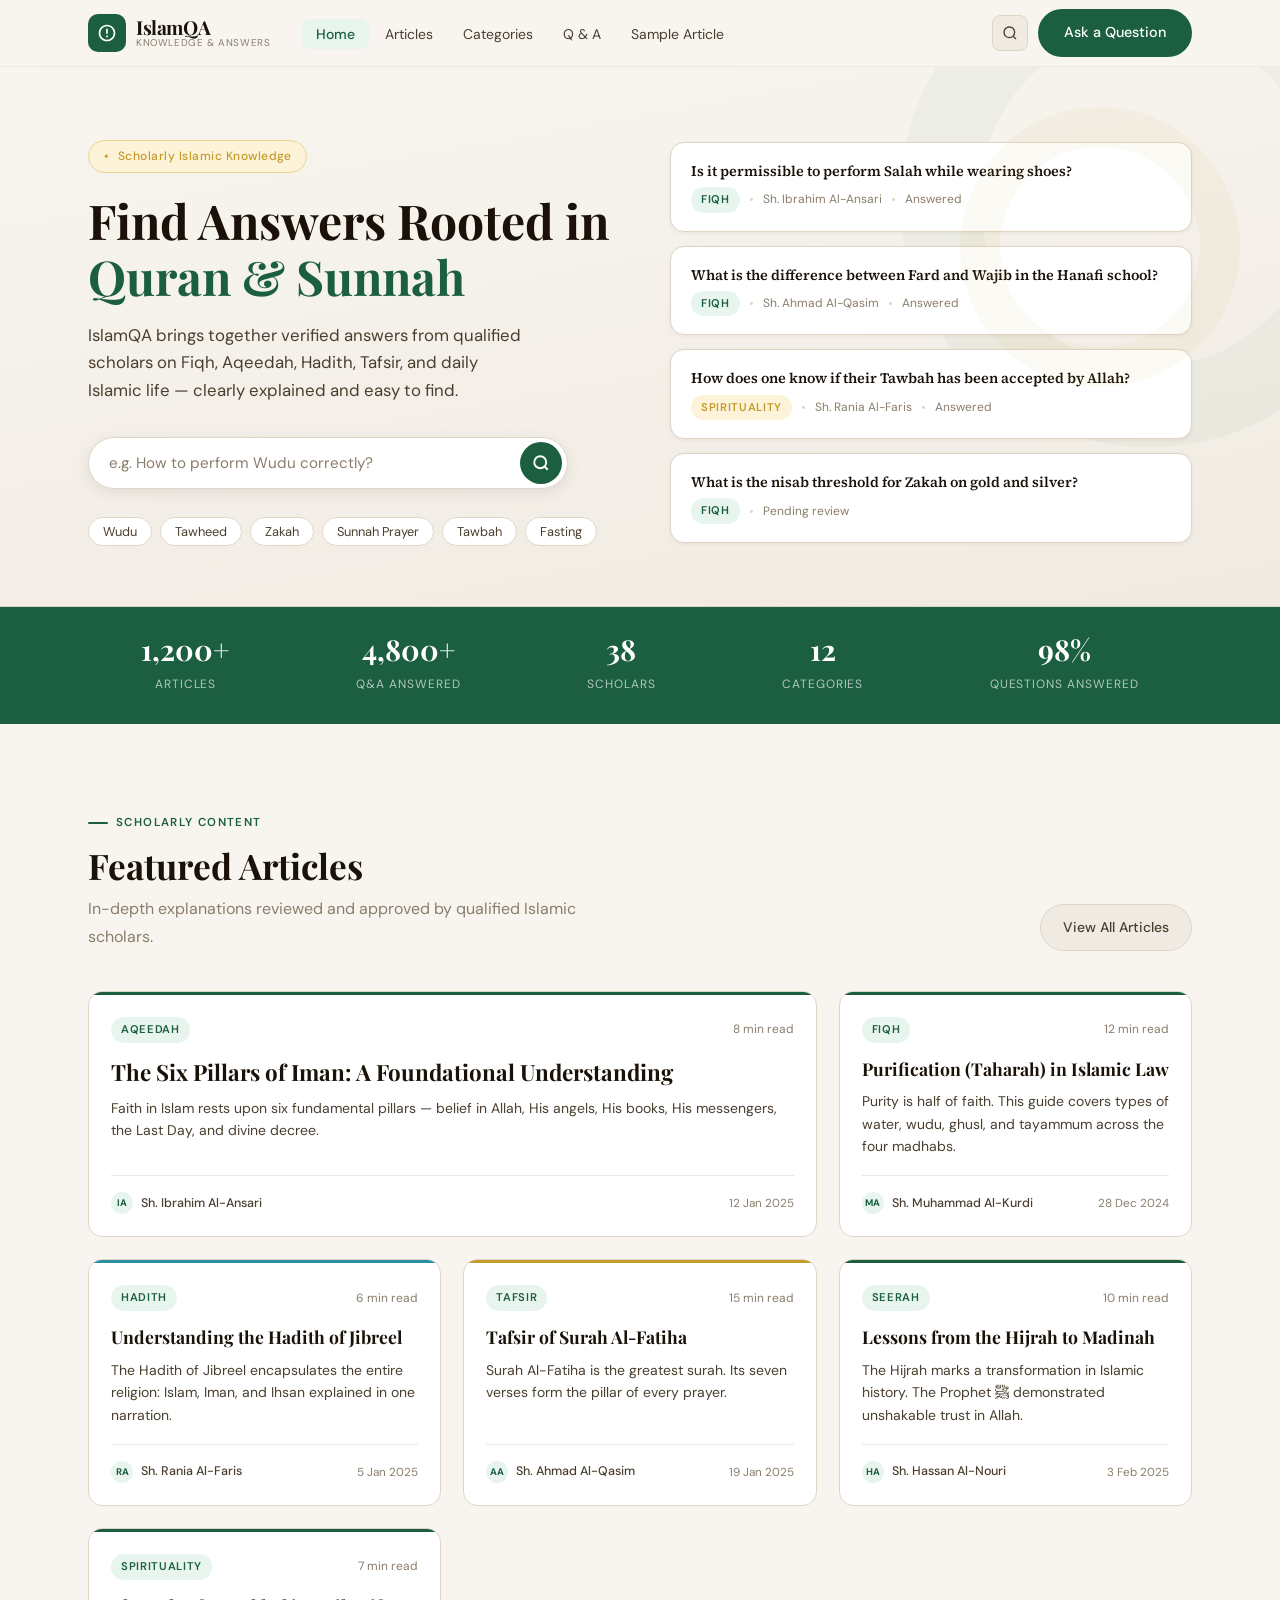
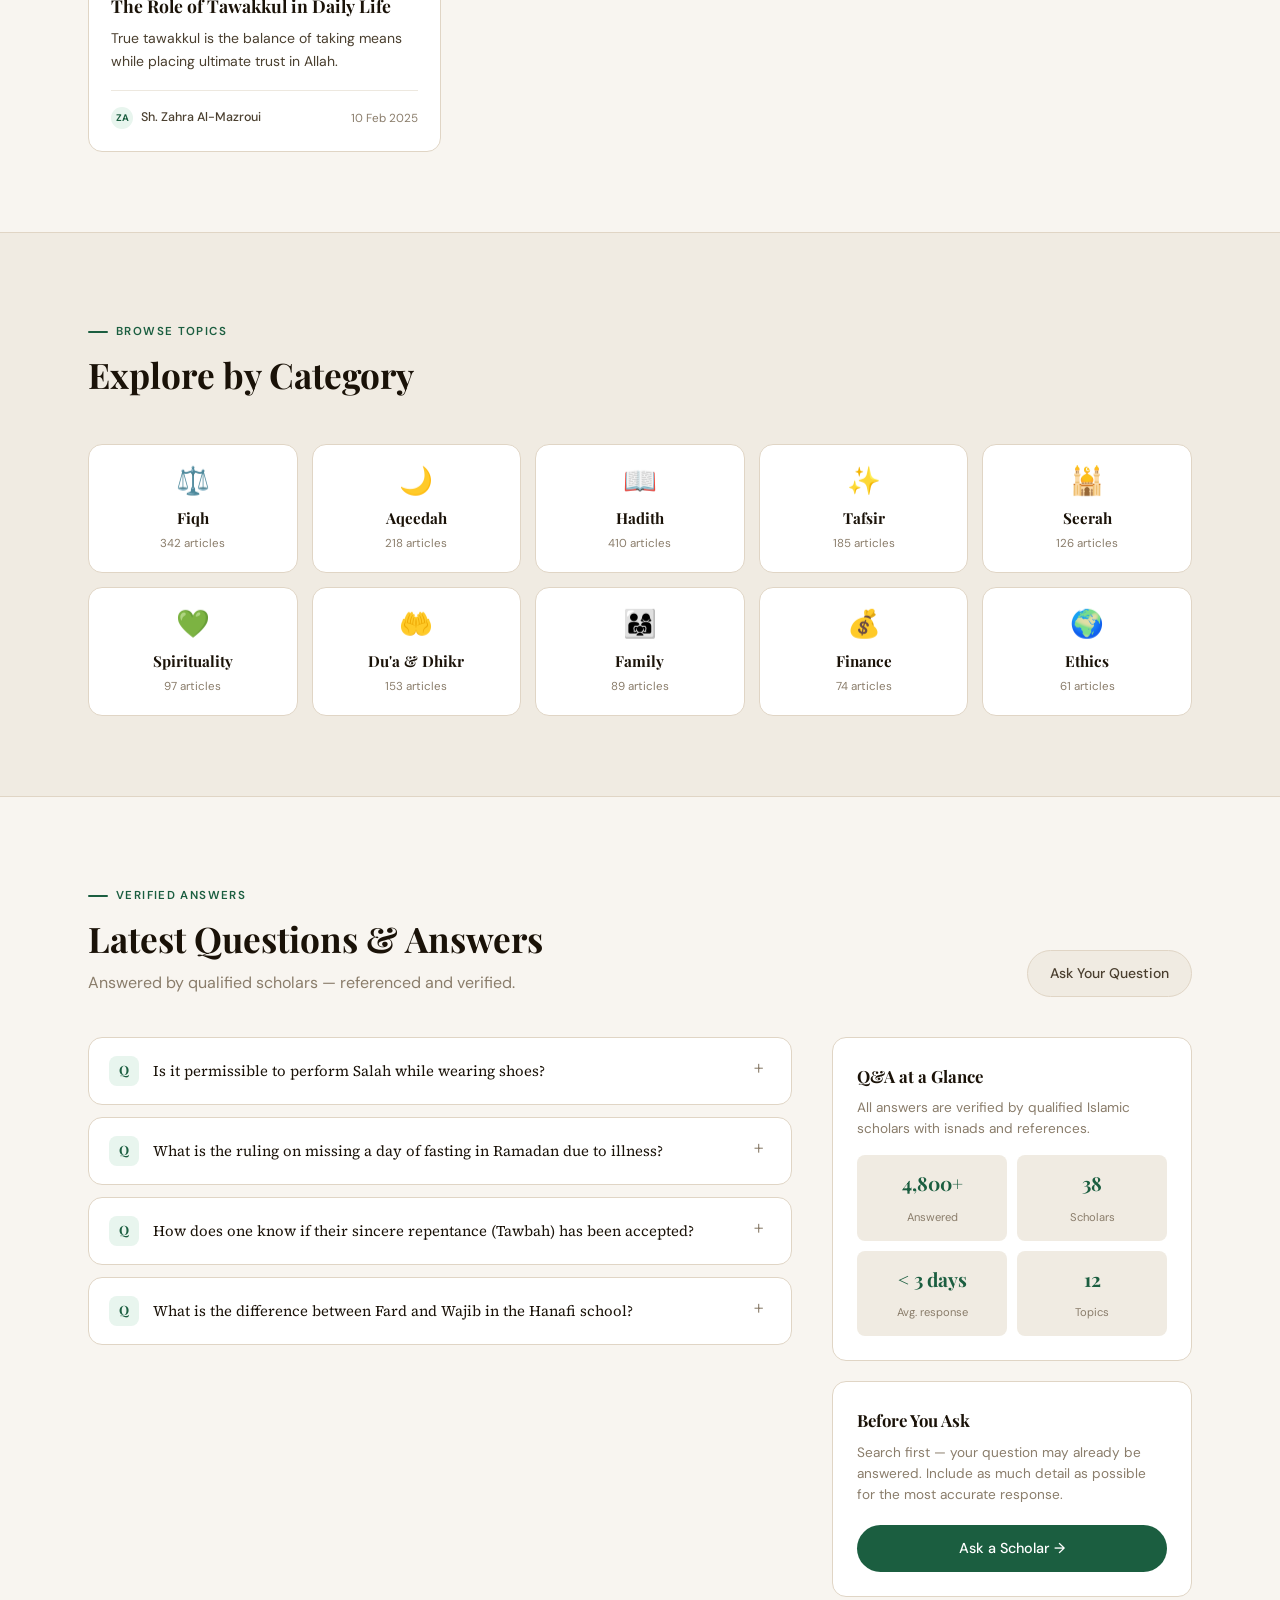
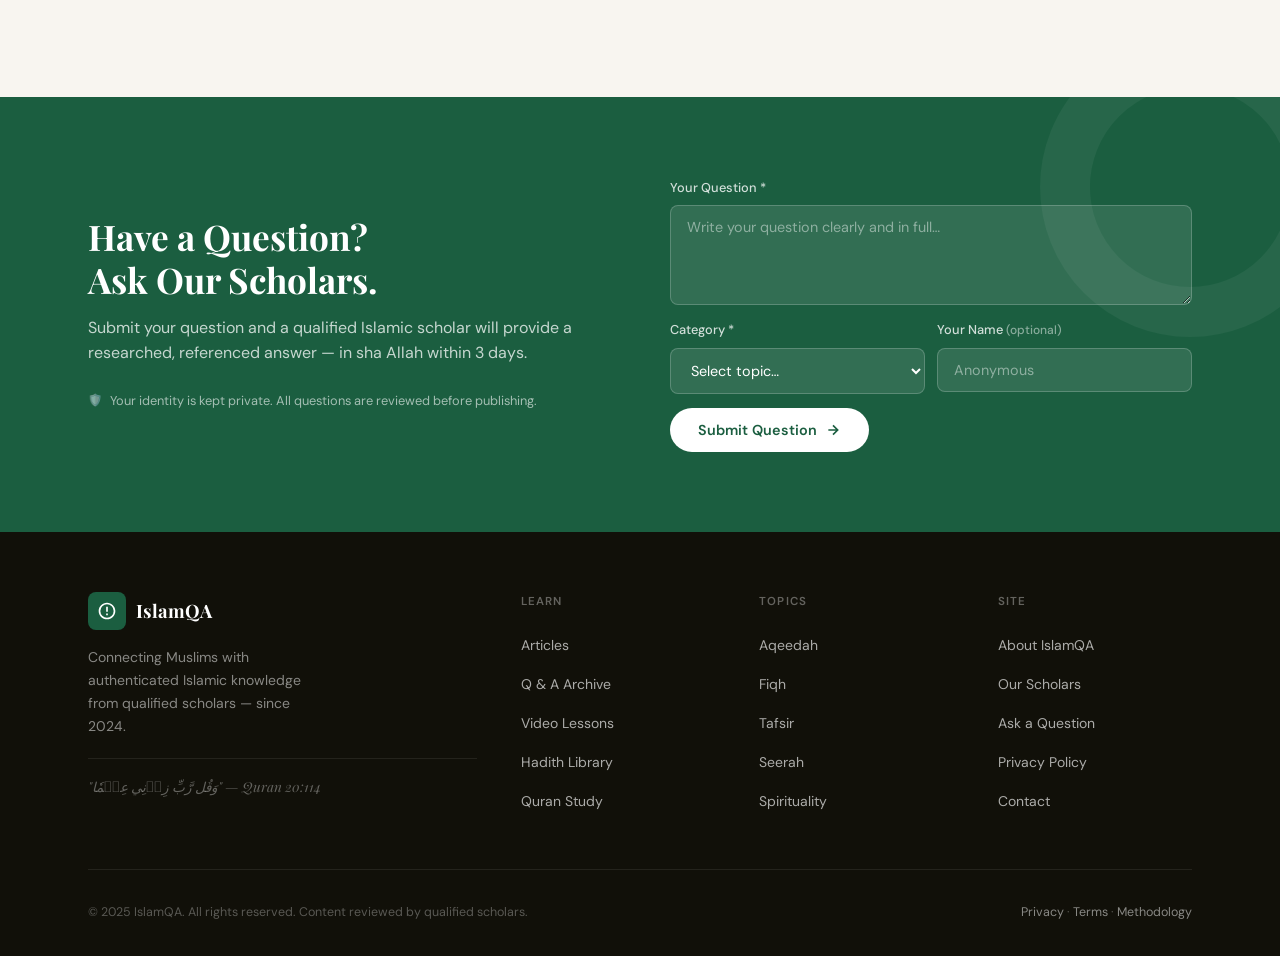
<file: index.html>
<!DOCTYPE html>
<html lang="en" dir="ltr">
<head>
  <meta charset="UTF-8" />
  <meta name="viewport" content="width=device-width, initial-scale=1.0" />
  <meta name="description" content="IslamQA — Your trusted source for Islamic knowledge. Browse articles on Fiqh, Aqeedah, Hadith, Tafsir and get answers from qualified scholars." />
  <meta name="keywords" content="IslamQA, Islamic Q&A, Fiqh, Aqeedah, Hadith, Tafsir, Islamic articles" />
  <meta name="author" content="IslamQA" />
  <title>IslamQA — Islamic Questions & Answers</title>

  <!-- Fonts -->
  <link rel="preconnect" href="https://fonts.googleapis.com" />
  <link rel="preconnect" href="https://fonts.gstatic.com" crossorigin />
  <link href="https://fonts.googleapis.com/css2?family=Playfair+Display:ital,wght@0,600;0,700;1,600&family=Source+Serif+4:ital,wght@0,400;0,600;1,400&family=DM+Sans:wght@300;400;500;600&display=swap" rel="stylesheet" />
  <link rel="stylesheet" href="style.css" />
</head>
<body>

<!-- ============================================================
     HEADER
============================================================ -->
<header class="site-header" role="banner">
  <nav class="container nav-inner" aria-label="Main navigation">

    <a href="index.html" class="nav-logo" aria-label="IslamQA homepage">
      <div class="logo-icon" aria-hidden="true">
        <svg viewBox="0 0 24 24" xmlns="http://www.w3.org/2000/svg">
          <path d="M12 2C6.477 2 2 6.477 2 12s4.477 10 10 10 10-4.477 10-10S17.523 2 12 2zm0 18a8 8 0 110-16 8 8 0 010 16zm-1-5h2v2h-2zm0-8h2v6h-2z"/>
        </svg>
      </div>
      <div class="logo-wordmark">
        <strong>IslamQA</strong>
        <span>Knowledge &amp; Answers</span>
      </div>
    </a>

    <ul class="nav-links" id="navLinks" role="list">
      <li><a href="index.html" class="active">Home</a></li>
      <li><a href="#articles">Articles</a></li>
      <li><a href="#categories">Categories</a></li>
      <li><a href="#qa">Q &amp; A</a></li>
      <li><a href="article.html">Sample Article</a></li>
    </ul>

    <div class="nav-right">
      <button class="nav-search-btn" id="openSearchBtn" aria-label="Open search" type="button">
        <svg viewBox="0 0 24 24" fill="none" stroke="currentColor" stroke-width="2">
          <circle cx="11" cy="11" r="8"/><path d="m21 21-4.35-4.35"/>
        </svg>
      </button>
      <a href="#ask" class="btn btn-primary nav-cta">Ask a Question</a>
    </div>

    <button class="nav-toggle" id="navToggle" type="button"
      aria-label="Toggle navigation" aria-expanded="false" aria-controls="navLinks">
      <span></span><span></span><span></span>
    </button>

  </nav>
</header>


<!-- ============================================================
     MAIN
============================================================ -->
<main id="main-content">


  <!-- ========================================================
       HERO SECTION
  ======================================================== -->
  <section class="hero" aria-labelledby="hero-heading">
    <div class="container">
      <div class="hero-inner">

        <!-- Left content -->
        <div class="hero-left">
          <div class="hero-eyebrow fade-up">Scholarly Islamic Knowledge</div>

          <h1 id="hero-heading" class="fade-up delay-1">
            Find Answers Rooted in<br><em>Quran &amp; Sunnah</em>
          </h1>

          <p class="hero-desc fade-up delay-2">
            IslamQA brings together verified answers from qualified scholars on Fiqh,
            Aqeedah, Hadith, Tafsir, and daily Islamic life — clearly explained and
            easy to find.
          </p>

          <div class="hero-search fade-up delay-3">
            <label for="site-search">Search IslamQA</label>
            <input
              type="search"
              id="site-search"
              class="hero-search-input"
              placeholder="e.g. How to perform Wudu correctly?"
              autocomplete="off"
              aria-label="Search Islamic topics"
            />
            <button class="hero-search-btn" id="searchBtn" type="button" aria-label="Search">
              <svg viewBox="0 0 24 24" fill="none" stroke="currentColor" stroke-width="2.5">
                <circle cx="11" cy="11" r="8"/><path d="m21 21-4.35-4.35"/>
              </svg>
            </button>
          </div>

          <div class="hero-chips fade-up delay-4" aria-label="Popular searches">
            <button class="hero-chip" type="button" data-query="Wudu">Wudu</button>
            <button class="hero-chip" type="button" data-query="Tawheed">Tawheed</button>
            <button class="hero-chip" type="button" data-query="Zakah rules">Zakah</button>
            <button class="hero-chip" type="button" data-query="Sunnah prayer">Sunnah Prayer</button>
            <button class="hero-chip" type="button" data-query="Tawbah">Tawbah</button>
            <button class="hero-chip" type="button" data-query="Fasting">Fasting</button>
          </div>
        </div>

        <!-- Right — quick Q cards -->
        <div class="hero-right fade-in delay-2" aria-label="Recent questions">
          <div class="hero-qcard">
            <div class="hero-qcard-q">Is it permissible to perform Salah while wearing shoes?</div>
            <div class="hero-qcard-meta">
              <span class="badge">Fiqh</span>
              <span class="hero-qcard-dot"></span>
              <span>Sh. Ibrahim Al-Ansari</span>
              <span class="hero-qcard-dot"></span>
              <span>Answered</span>
            </div>
          </div>
          <div class="hero-qcard">
            <div class="hero-qcard-q">What is the difference between Fard and Wajib in the Hanafi school?</div>
            <div class="hero-qcard-meta">
              <span class="badge">Fiqh</span>
              <span class="hero-qcard-dot"></span>
              <span>Sh. Ahmad Al-Qasim</span>
              <span class="hero-qcard-dot"></span>
              <span>Answered</span>
            </div>
          </div>
          <div class="hero-qcard">
            <div class="hero-qcard-q">How does one know if their Tawbah has been accepted by Allah?</div>
            <div class="hero-qcard-meta">
              <span class="badge badge-gold">Spirituality</span>
              <span class="hero-qcard-dot"></span>
              <span>Sh. Rania Al-Faris</span>
              <span class="hero-qcard-dot"></span>
              <span>Answered</span>
            </div>
          </div>
          <div class="hero-qcard">
            <div class="hero-qcard-q">What is the nisab threshold for Zakah on gold and silver?</div>
            <div class="hero-qcard-meta">
              <span class="badge">Fiqh</span>
              <span class="hero-qcard-dot"></span>
              <span>Pending review</span>
            </div>
          </div>
        </div>

      </div>
    </div>
  </section>


  <!-- ========================================================
       STATS BAR
  ======================================================== -->
  <div class="stats-bar" role="region" aria-label="Site statistics">
    <div class="container stats-inner">
      <div class="stat-item">
        <span class="stat-num" id="stat-articles">1,200+</span>
        <span class="stat-label">Articles</span>
      </div>
      <div class="stat-item">
        <span class="stat-num" id="stat-qa">4,800+</span>
        <span class="stat-label">Q&amp;A Answered</span>
      </div>
      <div class="stat-item">
        <span class="stat-num">38</span>
        <span class="stat-label">Scholars</span>
      </div>
      <div class="stat-item">
        <span class="stat-num">12</span>
        <span class="stat-label">Categories</span>
      </div>
      <div class="stat-item">
        <span class="stat-num">98%</span>
        <span class="stat-label">Questions Answered</span>
      </div>
    </div>
  </div>


  <!-- ========================================================
       ARTICLES SECTION
  ======================================================== -->
  <section id="articles" class="section articles-section" aria-labelledby="articles-heading">
    <div class="container">

      <div class="section-head">
        <div>
          <p class="section-label">Scholarly Content</p>
          <h2 class="section-title" id="articles-heading">Featured Articles</h2>
          <p class="section-subtitle">In-depth explanations reviewed and approved by qualified Islamic scholars.</p>
        </div>
        <a href="#" class="btn btn-secondary">View All Articles</a>
      </div>

      <!-- Loading state — shown until JS loads data -->
      <div id="articles-loading" class="articles-grid" aria-hidden="true">
        <div class="article-card article-card-featured" style="min-height:200px;">
          <div class="card-content">
            <div class="skeleton" style="height:14px;width:80px;margin-bottom:16px;"></div>
            <div class="skeleton" style="height:24px;width:90%;margin-bottom:10px;"></div>
            <div class="skeleton" style="height:14px;width:100%;margin-bottom:6px;"></div>
            <div class="skeleton" style="height:14px;width:80%;"></div>
          </div>
        </div>
        <div class="article-card" style="min-height:200px;">
          <div class="card-content">
            <div class="skeleton" style="height:12px;width:60px;margin-bottom:14px;"></div>
            <div class="skeleton" style="height:18px;width:85%;margin-bottom:8px;"></div>
            <div class="skeleton" style="height:12px;width:100%;margin-bottom:4px;"></div>
            <div class="skeleton" style="height:12px;width:70%;"></div>
          </div>
        </div>
      </div>

      <!-- Populated by script.js -->
      <div id="articles-grid" class="articles-grid" style="display:none;" role="list"></div>

    </div>
  </section>


  <!-- ========================================================
       CATEGORIES SECTION
  ======================================================== -->
  <section id="categories" class="section categories-section" aria-labelledby="categories-heading">
    <div class="container">

      <div class="section-head">
        <div>
          <p class="section-label">Browse Topics</p>
          <h2 class="section-title" id="categories-heading">Explore by Category</h2>
        </div>
      </div>

      <div id="categories-grid" class="categories-grid" role="list">
        <!-- Populated by script.js or static fallback below -->
        <div class="category-card" role="listitem" tabindex="0" data-query="Fiqh">
          <span class="cat-icon" aria-hidden="true">⚖️</span>
          <div class="cat-name">Fiqh</div>
          <div class="cat-count">342 articles</div>
        </div>
        <div class="category-card" role="listitem" tabindex="0" data-query="Aqeedah">
          <span class="cat-icon" aria-hidden="true">🌙</span>
          <div class="cat-name">Aqeedah</div>
          <div class="cat-count">218 articles</div>
        </div>
        <div class="category-card" role="listitem" tabindex="0" data-query="Hadith">
          <span class="cat-icon" aria-hidden="true">📖</span>
          <div class="cat-name">Hadith</div>
          <div class="cat-count">410 articles</div>
        </div>
        <div class="category-card" role="listitem" tabindex="0" data-query="Tafsir">
          <span class="cat-icon" aria-hidden="true">✨</span>
          <div class="cat-name">Tafsir</div>
          <div class="cat-count">185 articles</div>
        </div>
        <div class="category-card" role="listitem" tabindex="0" data-query="Seerah">
          <span class="cat-icon" aria-hidden="true">🕌</span>
          <div class="cat-name">Seerah</div>
          <div class="cat-count">126 articles</div>
        </div>
        <div class="category-card" role="listitem" tabindex="0" data-query="Spirituality">
          <span class="cat-icon" aria-hidden="true">💚</span>
          <div class="cat-name">Spirituality</div>
          <div class="cat-count">97 articles</div>
        </div>
        <div class="category-card" role="listitem" tabindex="0" data-query="Dua Dhikr">
          <span class="cat-icon" aria-hidden="true">🤲</span>
          <div class="cat-name">Du'a &amp; Dhikr</div>
          <div class="cat-count">153 articles</div>
        </div>
        <div class="category-card" role="listitem" tabindex="0" data-query="Family">
          <span class="cat-icon" aria-hidden="true">👨‍👩‍👧</span>
          <div class="cat-name">Family</div>
          <div class="cat-count">89 articles</div>
        </div>
        <div class="category-card" role="listitem" tabindex="0" data-query="Finance Zakah">
          <span class="cat-icon" aria-hidden="true">💰</span>
          <div class="cat-name">Finance</div>
          <div class="cat-count">74 articles</div>
        </div>
        <div class="category-card" role="listitem" tabindex="0" data-query="Ethics Islam">
          <span class="cat-icon" aria-hidden="true">🌍</span>
          <div class="cat-name">Ethics</div>
          <div class="cat-count">61 articles</div>
        </div>
      </div>

    </div>
  </section>


  <!-- ========================================================
       Q&A SECTION
  ======================================================== -->
  <section id="qa" class="section qa-section" aria-labelledby="qa-heading">
    <div class="container">

      <div class="section-head">
        <div>
          <p class="section-label">Verified Answers</p>
          <h2 class="section-title" id="qa-heading">Latest Questions &amp; Answers</h2>
          <p class="section-subtitle">Answered by qualified scholars — referenced and verified.</p>
        </div>
        <a href="#ask" class="btn btn-secondary">Ask Your Question</a>
      </div>

      <div class="qa-layout">

        <!-- Accordion list -->
        <div class="qa-list" id="qaList" role="list">

          <!-- Q&A Item 1 -->
          <div class="qa-item" role="listitem">
            <div class="qa-question" tabindex="0" role="button" aria-expanded="false" aria-controls="qa-ans-1">
              <div class="qa-q-icon" aria-hidden="true">Q</div>
              <p class="qa-q-text">Is it permissible to perform Salah while wearing shoes?</p>
              <span class="qa-toggle-icon" aria-hidden="true">+</span>
            </div>
            <div class="qa-answer" id="qa-ans-1" role="region">
              <div class="qa-answer-body">
                <p class="qa-answer-text">
                  Yes, it is permissible to pray with shoes on, provided the shoes are pure (tahir)
                  and free from impurity. The Prophet ﷺ prayed in his shoes and also without them.
                  Scholars consider it permissible and sometimes a Sunnah in open areas. Be mindful
                  that the prayer area is not made impure and that it does not cause distraction in
                  a mosque setting.
                </p>
                <div class="qa-answer-meta">
                  <span class="badge">Fiqh</span>
                  <span class="scholar-name">Sh. Ibrahim Al-Ansari</span>
                  <span class="hero-qcard-dot"></span>
                  <span class="answer-date">15 Jan 2025</span>
                </div>
              </div>
            </div>
          </div>

          <!-- Q&A Item 2 -->
          <div class="qa-item" role="listitem">
            <div class="qa-question" tabindex="0" role="button" aria-expanded="false" aria-controls="qa-ans-2">
              <div class="qa-q-icon" aria-hidden="true">Q</div>
              <p class="qa-q-text">What is the ruling on missing a day of fasting in Ramadan due to illness?</p>
              <span class="qa-toggle-icon" aria-hidden="true">+</span>
            </div>
            <div class="qa-answer" id="qa-ans-2" role="region">
              <div class="qa-answer-body">
                <p class="qa-answer-text">
                  A person who misses fasting due to illness has a valid excuse and is not sinful.
                  They must make up (qada) the missed days after Ramadan upon recovery. Allah says:
                  "Whoever is ill or on a journey, then an equal number of other days" (2:185).
                  If the illness is chronic with no hope of recovery, fidyah may be paid instead.
                </p>
                <div class="qa-answer-meta">
                  <span class="badge">Fiqh</span>
                  <span class="scholar-name">Sh. Muhammad Al-Kurdi</span>
                  <span class="hero-qcard-dot"></span>
                  <span class="answer-date">10 Jan 2025</span>
                </div>
              </div>
            </div>
          </div>

          <!-- Q&A Item 3 -->
          <div class="qa-item" role="listitem">
            <div class="qa-question" tabindex="0" role="button" aria-expanded="false" aria-controls="qa-ans-3">
              <div class="qa-q-icon" aria-hidden="true">Q</div>
              <p class="qa-q-text">How does one know if their sincere repentance (Tawbah) has been accepted?</p>
              <span class="qa-toggle-icon" aria-hidden="true">+</span>
            </div>
            <div class="qa-answer" id="qa-ans-3" role="region">
              <div class="qa-answer-body">
                <p class="qa-answer-text">
                  Scholars mention several signs: (1) genuine change in the heart, (2) avoidance
                  of the sin and its pathways, (3) increased fear of Allah, (4) the sin no longer
                  holds appeal. Acceptance is ultimately known only to Allah. Combine hope in His
                  mercy with continued striving and never fall into despair.
                </p>
                <div class="qa-answer-meta">
                  <span class="badge badge-gold">Spirituality</span>
                  <span class="scholar-name">Sh. Rania Al-Faris</span>
                  <span class="hero-qcard-dot"></span>
                  <span class="answer-date">8 Jan 2025</span>
                </div>
              </div>
            </div>
          </div>

          <!-- Q&A Item 4 -->
          <div class="qa-item" role="listitem">
            <div class="qa-question" tabindex="0" role="button" aria-expanded="false" aria-controls="qa-ans-4">
              <div class="qa-q-icon" aria-hidden="true">Q</div>
              <p class="qa-q-text">What is the difference between Fard and Wajib in the Hanafi school?</p>
              <span class="qa-toggle-icon" aria-hidden="true">+</span>
            </div>
            <div class="qa-answer" id="qa-ans-4" role="region">
              <div class="qa-answer-body">
                <p class="qa-answer-text">
                  In the Hanafi school, Fard is established by definitive evidence (qat'i) while
                  Wajib is established by speculative evidence (zanni). Denying a Fard takes one
                  out of Islam; denying a Wajib does not. Example: Salah is Fard; Witr is Wajib.
                  This affects rulings in prayer, zakah, and hajj.
                </p>
                <div class="qa-answer-meta">
                  <span class="badge">Fiqh</span>
                  <span class="scholar-name">Sh. Ahmad Al-Qasim</span>
                  <span class="hero-qcard-dot"></span>
                  <span class="answer-date">5 Jan 2025</span>
                </div>
              </div>
            </div>
          </div>

        </div><!-- /qa-list -->

        <!-- Sidebar -->
        <aside class="qa-sidebar" aria-label="Q&A information">
          <div class="qa-sidebar-card">
            <h3>Q&amp;A at a Glance</h3>
            <p>All answers are verified by qualified Islamic scholars with isnads and references.</p>
            <div class="qa-sidebar-stats">
              <div class="qa-stat-chip">
                <strong id="sidebar-answered">4,800+</strong>
                <span>Answered</span>
              </div>
              <div class="qa-stat-chip">
                <strong>38</strong>
                <span>Scholars</span>
              </div>
              <div class="qa-stat-chip">
                <strong>&lt; 3 days</strong>
                <span>Avg. response</span>
              </div>
              <div class="qa-stat-chip">
                <strong>12</strong>
                <span>Topics</span>
              </div>
            </div>
          </div>
          <div class="qa-sidebar-card">
            <h3>Before You Ask</h3>
            <p>Search first — your question may already be answered. Include as much detail as possible for the most accurate response.</p>
            <a href="#ask" class="btn btn-primary" style="width:100%;justify-content:center;margin-top:4px;">Ask a Scholar →</a>
          </div>
        </aside>

      </div><!-- /qa-layout -->
    </div>
  </section>


  <!-- ========================================================
       ASK A QUESTION SECTION
  ======================================================== -->
  <section id="ask" class="section ask-section" aria-labelledby="ask-heading">
    <div class="container">
      <div class="ask-inner">

        <div class="ask-left">
          <h2 id="ask-heading">Have a Question?<br>Ask Our Scholars.</h2>
          <p>
            Submit your question and a qualified Islamic scholar will provide a
            researched, referenced answer — in sha Allah within 3 days.
          </p>
          <div class="ask-note">
            Your identity is kept private. All questions are reviewed before publishing.
          </div>
        </div>

        <form class="ask-form" id="askForm" novalidate aria-label="Submit a question">

          <div class="form-group">
            <label for="q-question">Your Question <span aria-hidden="true">*</span></label>
            <textarea
              id="q-question"
              class="form-control"
              name="question"
              placeholder="Write your question clearly and in full…"
              rows="4"
              maxlength="1000"
              required
              aria-required="true"
            ></textarea>
            <span class="form-error" id="err-question" role="alert"></span>
          </div>

          <div class="form-row">
            <div class="form-group">
              <label for="q-category">Category <span aria-hidden="true">*</span></label>
              <select id="q-category" class="form-control" name="category" required aria-required="true">
                <option value="">Select topic…</option>
                <option value="Fiqh">Fiqh</option>
                <option value="Aqeedah">Aqeedah</option>
                <option value="Hadith">Hadith</option>
                <option value="Tafsir">Tafsir</option>
                <option value="Seerah">Seerah</option>
                <option value="Spirituality">Spirituality</option>
                <option value="Family">Family</option>
                <option value="Finance">Finance</option>
                <option value="Ethics">Ethics</option>
              </select>
              <span class="form-error" id="err-category" role="alert"></span>
            </div>
            <div class="form-group">
              <label for="q-name">Your Name <span style="opacity:0.6;font-size:0.75rem;">(optional)</span></label>
              <input
                type="text"
                id="q-name"
                class="form-control"
                name="submittedBy"
                placeholder="Anonymous"
                maxlength="80"
              />
            </div>
          </div>

          <button type="submit" class="btn-submit" id="submitBtn">
            Submit Question
            <svg width="16" height="16" viewBox="0 0 24 24" fill="none" stroke="currentColor" stroke-width="2.5">
              <path d="M5 12h14M12 5l7 7-7 7"/>
            </svg>
          </button>

        </form>

      </div>
    </div>
  </section>


</main><!-- /main -->


<!-- ============================================================
     FOOTER
============================================================ -->
<footer class="site-footer" role="contentinfo">
  <div class="container">
    <div class="footer-grid">

      <div class="footer-brand-col">
        <div class="footer-logo">
          <div class="logo-icon" aria-hidden="true">
            <svg viewBox="0 0 24 24" xmlns="http://www.w3.org/2000/svg">
              <path d="M12 2C6.477 2 2 6.477 2 12s4.477 10 10 10 10-4.477 10-10S17.523 2 12 2zm0 18a8 8 0 110-16 8 8 0 010 16zm-1-5h2v2h-2zm0-8h2v6h-2z" fill="white"/>
            </svg>
          </div>
          <strong>IslamQA</strong>
        </div>
        <p class="footer-tagline">
          Connecting Muslims with authenticated Islamic knowledge from qualified scholars — since 2024.
        </p>
        <p class="footer-ayah">"وَقُل رَّبِّ زِدۡنِي عِلۡمٗا" — Quran 20:114</p>
      </div>

      <div class="footer-col">
        <h4>Learn</h4>
        <ul>
          <li><a href="#">Articles</a></li>
          <li><a href="#">Q &amp; A Archive</a></li>
          <li><a href="#">Video Lessons</a></li>
          <li><a href="#">Hadith Library</a></li>
          <li><a href="#">Quran Study</a></li>
        </ul>
      </div>

      <div class="footer-col">
        <h4>Topics</h4>
        <ul>
          <li><a href="#">Aqeedah</a></li>
          <li><a href="#">Fiqh</a></li>
          <li><a href="#">Tafsir</a></li>
          <li><a href="#">Seerah</a></li>
          <li><a href="#">Spirituality</a></li>
        </ul>
      </div>

      <div class="footer-col">
        <h4>Site</h4>
        <ul>
          <li><a href="#">About IslamQA</a></li>
          <li><a href="#">Our Scholars</a></li>
          <li><a href="#ask">Ask a Question</a></li>
          <li><a href="#">Privacy Policy</a></li>
          <li><a href="#">Contact</a></li>
        </ul>
      </div>

    </div>

    <div class="footer-bottom">
      <p>© 2025 IslamQA. All rights reserved. Content reviewed by qualified scholars.</p>
      <p><a href="#">Privacy</a> · <a href="#">Terms</a> · <a href="#">Methodology</a></p>
    </div>
  </div>
</footer>


<!-- ============================================================
     SEARCH OVERLAY
============================================================ -->
<div class="search-overlay" id="searchOverlay" role="dialog" aria-modal="true" aria-label="Site search">
  <div class="search-box">
    <div class="search-box-top">
      <svg width="18" height="18" viewBox="0 0 24 24" fill="none" stroke="currentColor" stroke-width="2" style="flex-shrink:0;color:var(--ink-muted)">
        <circle cx="11" cy="11" r="8"/><path d="m21 21-4.35-4.35"/>
      </svg>
      <input
        type="search"
        id="overlay-search-input"
        class="search-box-input"
        placeholder="Search articles, Q&A, scholars…"
        autocomplete="off"
        aria-label="Search"
      />
      <button class="search-close" id="closeSearchBtn" type="button" aria-label="Close search">✕</button>
    </div>
    <div class="search-results" id="searchResults" role="list"></div>
  </div>
</div>


<!-- ============================================================
     TOAST NOTIFICATION
============================================================ -->
<div class="toast" id="toast" role="status" aria-live="polite">
  <span class="toast-icon" id="toastIcon">✓</span>
  <span id="toastMsg"></span>
</div>


<!-- script.js — all interactivity, no inline JS in HTML -->
<script src="script.js"></script>
</body>
</html>
</file>
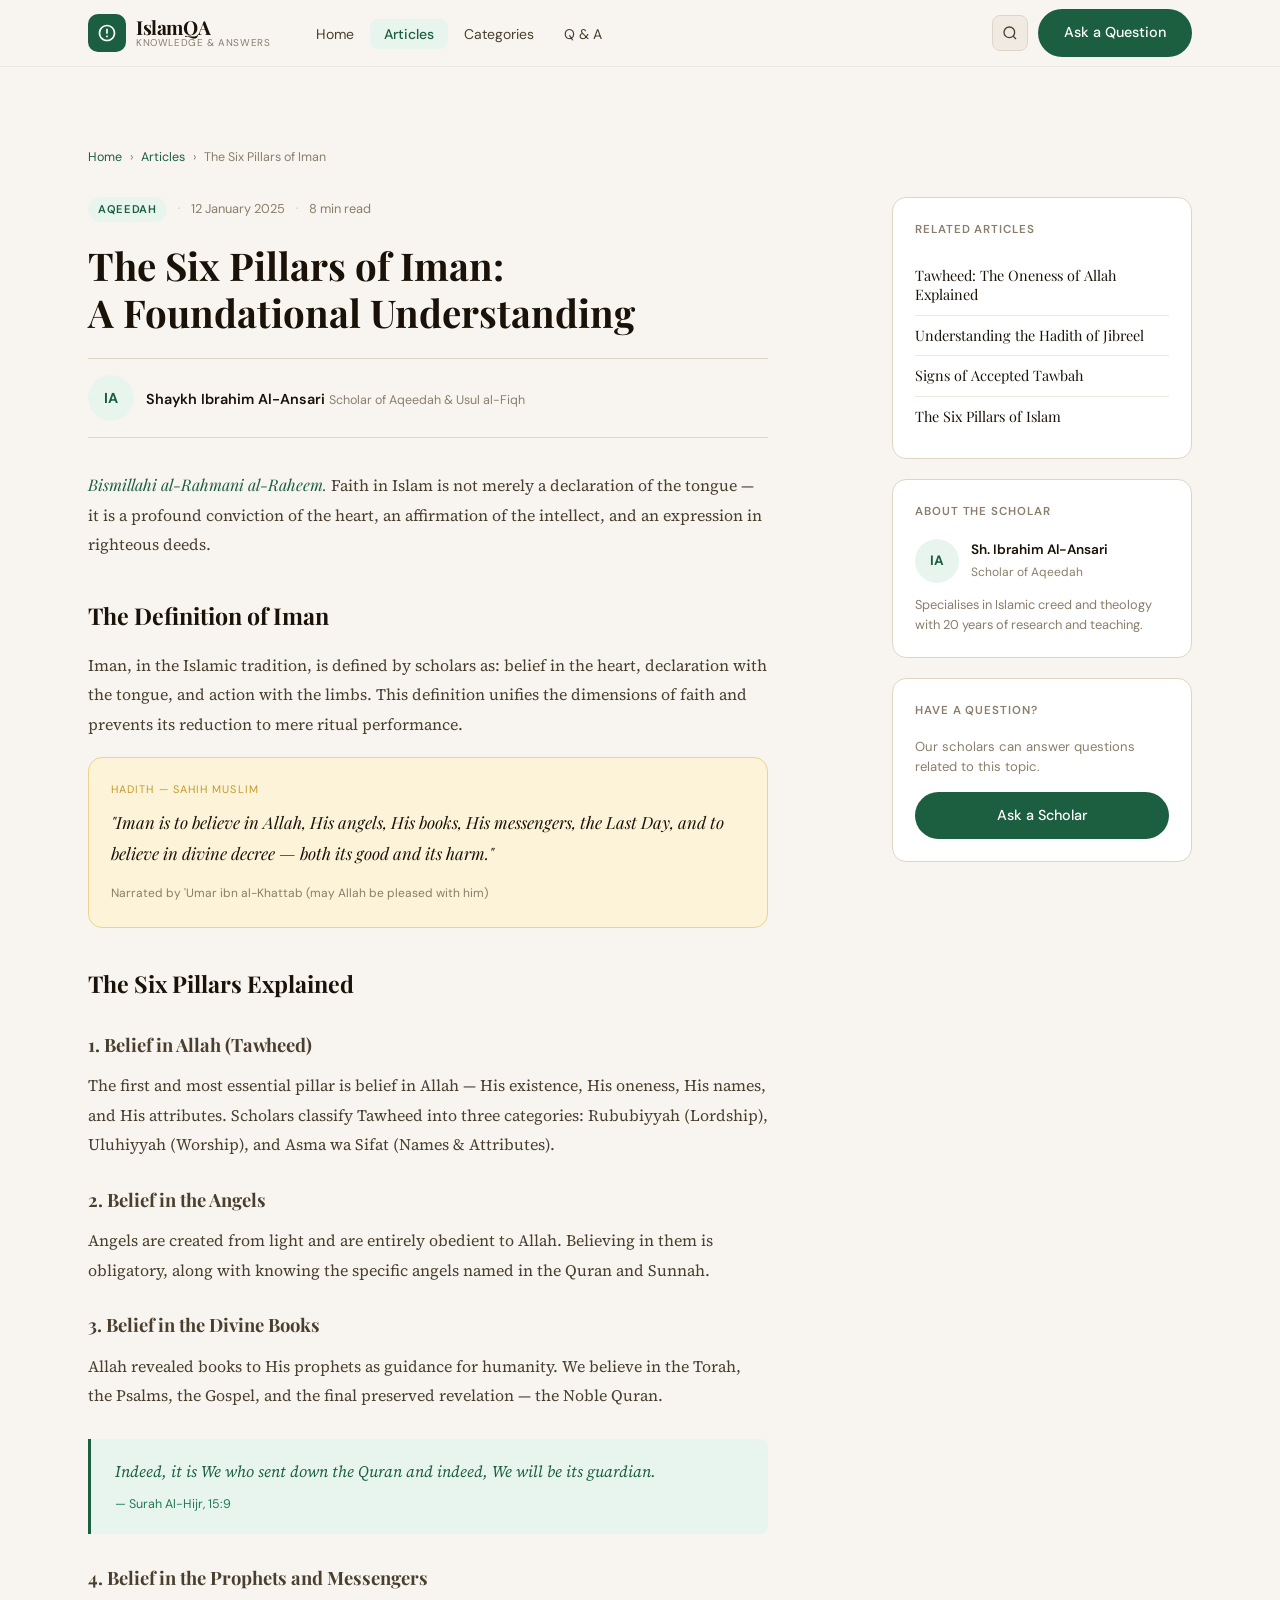
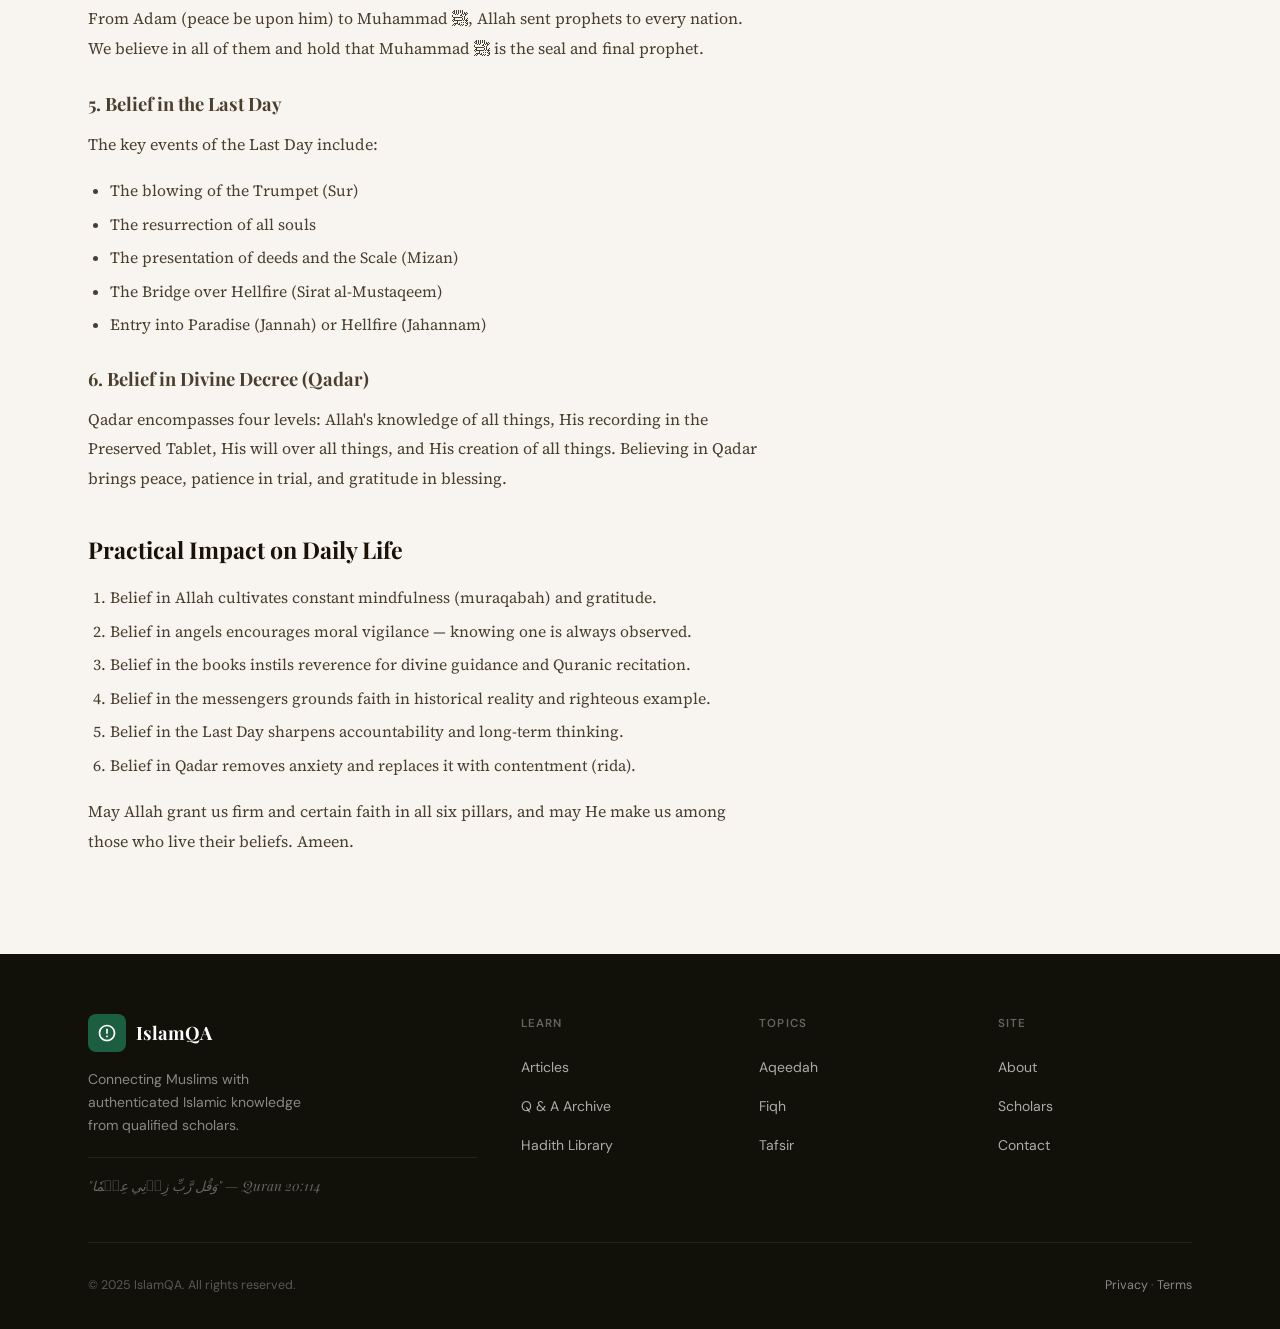
<file: article.html>
<!DOCTYPE html>
<html lang="en" dir="ltr">
<head>
  <meta charset="UTF-8" />
  <meta name="viewport" content="width=device-width, initial-scale=1.0" />
  <meta name="description" content="Faith in Islam rests upon six fundamental pillars. A comprehensive explanation by Shaykh Ibrahim Al-Ansari with Quranic references." />
  <meta name="author" content="Sh. Ibrahim Al-Ansari" />
  <meta property="og:type" content="article" />
  <meta property="og:title" content="The Six Pillars of Iman — IslamQA" />
  <meta property="og:site_name" content="IslamQA" />
  <title>The Six Pillars of Iman — IslamQA</title>

  <link rel="preconnect" href="https://fonts.googleapis.com" />
  <link rel="preconnect" href="https://fonts.gstatic.com" crossorigin />
  <link href="https://fonts.googleapis.com/css2?family=Playfair+Display:ital,wght@0,600;0,700;1,600&family=Source+Serif+4:ital,wght@0,400;0,600;1,400&family=DM+Sans:wght@300;400;500;600&display=swap" rel="stylesheet" />
  <link rel="stylesheet" href="style.css" />
</head>
<body>

<!-- HEADER -->
<header class="site-header" role="banner">
  <nav class="container nav-inner" aria-label="Main navigation">
    <a href="index.html" class="nav-logo" aria-label="IslamQA homepage">
      <div class="logo-icon" aria-hidden="true">
        <svg viewBox="0 0 24 24"><path d="M12 2C6.477 2 2 6.477 2 12s4.477 10 10 10 10-4.477 10-10S17.523 2 12 2zm0 18a8 8 0 110-16 8 8 0 010 16zm-1-5h2v2h-2zm0-8h2v6h-2z"/></svg>
      </div>
      <div class="logo-wordmark">
        <strong>IslamQA</strong>
        <span>Knowledge &amp; Answers</span>
      </div>
    </a>
    <ul class="nav-links" id="navLinks" role="list">
      <li><a href="index.html">Home</a></li>
      <li><a href="index.html#articles" class="active">Articles</a></li>
      <li><a href="index.html#categories">Categories</a></li>
      <li><a href="index.html#qa">Q &amp; A</a></li>
    </ul>
    <div class="nav-right">
      <button class="nav-search-btn" id="openSearchBtn" aria-label="Open search" type="button">
        <svg viewBox="0 0 24 24" fill="none" stroke="currentColor" stroke-width="2"><circle cx="11" cy="11" r="8"/><path d="m21 21-4.35-4.35"/></svg>
      </button>
      <a href="index.html#ask" class="btn btn-primary nav-cta">Ask a Question</a>
    </div>
    <button class="nav-toggle" id="navToggle" type="button"
      aria-label="Toggle navigation" aria-expanded="false" aria-controls="navLinks">
      <span></span><span></span><span></span>
    </button>
  </nav>
</header>

<main id="main-content">
  <div class="section article-page">
    <div class="container">

      <!-- Breadcrumb -->
      <nav aria-label="Breadcrumb" style="margin-bottom:28px;">
        <ol style="display:flex;gap:8px;font-family:var(--font-ui);font-size:0.78rem;color:var(--ink-muted);list-style:none;flex-wrap:wrap;">
          <li><a href="index.html" style="color:var(--green);">Home</a></li>
          <li aria-hidden="true">›</li>
          <li><a href="index.html#articles" style="color:var(--green);">Articles</a></li>
          <li aria-hidden="true">›</li>
          <li aria-current="page">The Six Pillars of Iman</li>
        </ol>
      </nav>

      <div class="article-page-layout">

        <!-- Main article -->
        <article>
          <div class="article-body-wrap">

            <div class="article-meta-bar">
              <span class="badge">Aqeedah</span>
              <span class="meta-sep">·</span>
              <span class="meta-date">12 January 2025</span>
              <span class="meta-sep">·</span>
              <span class="meta-read">8 min read</span>
            </div>

            <!-- Only one H1 per page -->
            <h1 class="article-title">
              The Six Pillars of Iman:<br>A Foundational Understanding
            </h1>

            <div class="article-author-bar">
              <div class="author-avatar-lg" aria-hidden="true">IA</div>
              <div class="author-detail">
                <span class="name">Shaykh Ibrahim Al-Ansari</span>
                <span class="title">Scholar of Aqeedah &amp; Usul al-Fiqh</span>
              </div>
            </div>

            <div class="article-content">

              <p>
                <em style="font-family:var(--font-display);color:var(--green);">Bismillahi al-Rahmani al-Raheem.</em>
                Faith in Islam is not merely a declaration of the tongue — it is a profound conviction
                of the heart, an affirmation of the intellect, and an expression in righteous deeds.
              </p>

              <h2>The Definition of Iman</h2>
              <p>
                Iman, in the Islamic tradition, is defined by scholars as: belief in the heart,
                declaration with the tongue, and action with the limbs. This definition unifies
                the dimensions of faith and prevents its reduction to mere ritual performance.
              </p>

              <div class="hadith-box" role="note" aria-label="Hadith reference">
                <span class="hadith-label">Hadith — Sahih Muslim</span>
                <p>"Iman is to believe in Allah, His angels, His books, His messengers, the Last Day,
                and to believe in divine decree — both its good and its harm."</p>
                <span class="hadith-source">Narrated by 'Umar ibn al-Khattab (may Allah be pleased with him)</span>
              </div>

              <h2>The Six Pillars Explained</h2>

              <h3>1. Belief in Allah (Tawheed)</h3>
              <p>
                The first and most essential pillar is belief in Allah — His existence, His oneness,
                His names, and His attributes. Scholars classify Tawheed into three categories:
                Rububiyyah (Lordship), Uluhiyyah (Worship), and Asma wa Sifat (Names &amp; Attributes).
              </p>

              <h3>2. Belief in the Angels</h3>
              <p>
                Angels are created from light and are entirely obedient to Allah. Believing in them
                is obligatory, along with knowing the specific angels named in the Quran and Sunnah.
              </p>

              <h3>3. Belief in the Divine Books</h3>
              <p>
                Allah revealed books to His prophets as guidance for humanity. We believe in the
                Torah, the Psalms, the Gospel, and the final preserved revelation — the Noble Quran.
              </p>

              <blockquote>
                <p>Indeed, it is We who sent down the Quran and indeed, We will be its guardian.</p>
                <cite>— Surah Al-Hijr, 15:9</cite>
              </blockquote>

              <h3>4. Belief in the Prophets and Messengers</h3>
              <p>
                From Adam (peace be upon him) to Muhammad ﷺ, Allah sent prophets to every nation.
                We believe in all of them and hold that Muhammad ﷺ is the seal and final prophet.
              </p>

              <h3>5. Belief in the Last Day</h3>
              <p>The key events of the Last Day include:</p>
              <ul>
                <li>The blowing of the Trumpet (Sur)</li>
                <li>The resurrection of all souls</li>
                <li>The presentation of deeds and the Scale (Mizan)</li>
                <li>The Bridge over Hellfire (Sirat al-Mustaqeem)</li>
                <li>Entry into Paradise (Jannah) or Hellfire (Jahannam)</li>
              </ul>

              <h3>6. Belief in Divine Decree (Qadar)</h3>
              <p>
                Qadar encompasses four levels: Allah's knowledge of all things, His recording in
                the Preserved Tablet, His will over all things, and His creation of all things.
                Believing in Qadar brings peace, patience in trial, and gratitude in blessing.
              </p>

              <h2>Practical Impact on Daily Life</h2>
              <ol>
                <li>Belief in Allah cultivates constant mindfulness (muraqabah) and gratitude.</li>
                <li>Belief in angels encourages moral vigilance — knowing one is always observed.</li>
                <li>Belief in the books instils reverence for divine guidance and Quranic recitation.</li>
                <li>Belief in the messengers grounds faith in historical reality and righteous example.</li>
                <li>Belief in the Last Day sharpens accountability and long-term thinking.</li>
                <li>Belief in Qadar removes anxiety and replaces it with contentment (rida).</li>
              </ol>

              <p>
                May Allah grant us firm and certain faith in all six pillars, and may He make us
                among those who live their beliefs. Ameen.
              </p>

            </div><!-- /article-content -->

          </div>
        </article>

        <!-- Sidebar -->
        <aside class="article-sidebar" aria-label="Article sidebar">

          <div class="sidebar-card">
            <h4>Related Articles</h4>
            <a href="article.html" class="related-link">Tawheed: The Oneness of Allah Explained</a>
            <a href="article.html" class="related-link">Understanding the Hadith of Jibreel</a>
            <a href="article.html" class="related-link">Signs of Accepted Tawbah</a>
            <a href="article.html" class="related-link">The Six Pillars of Islam</a>
          </div>

          <div class="sidebar-card">
            <h4>About the Scholar</h4>
            <div style="display:flex;align-items:center;gap:12px;margin-bottom:12px;">
              <div class="author-avatar-lg" aria-hidden="true" style="width:44px;height:44px;font-size:0.85rem;">IA</div>
              <div>
                <div style="font-family:var(--font-ui);font-size:0.85rem;font-weight:600;color:var(--ink);">Sh. Ibrahim Al-Ansari</div>
                <div style="font-family:var(--font-ui);font-size:0.75rem;color:var(--ink-muted);">Scholar of Aqeedah</div>
              </div>
            </div>
            <p style="font-family:var(--font-ui);font-size:0.8rem;color:var(--ink-muted);line-height:1.55;">
              Specialises in Islamic creed and theology with 20 years of research and teaching.
            </p>
          </div>

          <div class="sidebar-card">
            <h4>Have a Question?</h4>
            <p style="font-family:var(--font-ui);font-size:0.82rem;color:var(--ink-muted);margin-bottom:14px;line-height:1.55;">
              Our scholars can answer questions related to this topic.
            </p>
            <a href="index.html#ask" class="btn btn-primary" style="width:100%;justify-content:center;">Ask a Scholar</a>
          </div>

        </aside>

      </div><!-- /article-page-layout -->
    </div>
  </div>
</main>

<!-- FOOTER -->
<footer class="site-footer" role="contentinfo">
  <div class="container">
    <div class="footer-grid">
      <div class="footer-brand-col">
        <div class="footer-logo">
          <div class="logo-icon" aria-hidden="true">
            <svg viewBox="0 0 24 24"><path d="M12 2C6.477 2 2 6.477 2 12s4.477 10 10 10 10-4.477 10-10S17.523 2 12 2zm0 18a8 8 0 110-16 8 8 0 010 16zm-1-5h2v2h-2zm0-8h2v6h-2z" fill="white"/></svg>
          </div>
          <strong>IslamQA</strong>
        </div>
        <p class="footer-tagline">Connecting Muslims with authenticated Islamic knowledge from qualified scholars.</p>
        <p class="footer-ayah">"وَقُل رَّبِّ زِدۡنِي عِلۡمٗا" — Quran 20:114</p>
      </div>
      <div class="footer-col">
        <h4>Learn</h4>
        <ul><li><a href="#">Articles</a></li><li><a href="#">Q &amp; A Archive</a></li><li><a href="#">Hadith Library</a></li></ul>
      </div>
      <div class="footer-col">
        <h4>Topics</h4>
        <ul><li><a href="#">Aqeedah</a></li><li><a href="#">Fiqh</a></li><li><a href="#">Tafsir</a></li></ul>
      </div>
      <div class="footer-col">
        <h4>Site</h4>
        <ul><li><a href="#">About</a></li><li><a href="#">Scholars</a></li><li><a href="#">Contact</a></li></ul>
      </div>
    </div>
    <div class="footer-bottom">
      <p>© 2025 IslamQA. All rights reserved.</p>
      <p><a href="#">Privacy</a> · <a href="#">Terms</a></p>
    </div>
  </div>
</footer>

<!-- Search overlay -->
<div class="search-overlay" id="searchOverlay" role="dialog" aria-modal="true" aria-label="Site search">
  <div class="search-box">
    <div class="search-box-top">
      <svg width="18" height="18" viewBox="0 0 24 24" fill="none" stroke="currentColor" stroke-width="2" style="flex-shrink:0;color:var(--ink-muted)"><circle cx="11" cy="11" r="8"/><path d="m21 21-4.35-4.35"/></svg>
      <input type="search" id="overlay-search-input" class="search-box-input" placeholder="Search IslamQA…" autocomplete="off" aria-label="Search" />
      <button class="search-close" id="closeSearchBtn" type="button" aria-label="Close search">✕</button>
    </div>
    <div class="search-results" id="searchResults" role="list"></div>
  </div>
</div>

<div class="toast" id="toast" role="status" aria-live="polite">
  <span class="toast-icon" id="toastIcon">✓</span>
  <span id="toastMsg"></span>
</div>

<script src="script.js"></script>
</body>
</html>
</file>
<file: style.css>
/* ================================================================
   style.css — IslamQA
   ----------------------------------------------------------------
   Table of Contents:
     1.  Variables & Reset
     2.  Layout Utilities
     3.  Shared Components (buttons, badges, headings)
     4.  Header & Navigation
     5.  Hero Section
     6.  Stats Bar
     7.  Featured Articles
     8.  Categories
     9.  Q&A Section
    10.  Ask a Question Form
    11.  Article Page
    12.  Footer
    13.  Search Overlay
    14.  Toast Notification
    15.  Loading Skeleton
    16.  Animations
    17.  Responsive
   ================================================================ */


/* ----------------------------------------------------------------
   1. VARIABLES & RESET
   ---------------------------------------------------------------- */
:root {
  /* Core palette */
  --bg:            #f8f5f0;
  --bg-alt:        #f0ebe2;
  --bg-card:       #ffffff;
  --ink:           #1a1208;
  --ink-soft:      #4a3f2f;
  --ink-muted:     #8a7d6b;
  --border:        #e0d5c5;
  --border-soft:   #ede8df;

  /* Brand */
  --green:         #1b5e40;
  --green-mid:     #237a52;
  --green-light:   #e8f5ee;
  --green-glow:    rgba(27,94,64,0.12);
  --gold:          #c49a2a;
  --gold-light:    #fdf3d8;
  --gold-border:   #e8d48a;

  /* Semantic */
  --shadow-sm:     0 1px 4px rgba(26,18,8,0.06);
  --shadow-md:     0 4px 16px rgba(26,18,8,0.08);
  --shadow-lg:     0 12px 40px rgba(26,18,8,0.12);
  --radius:        8px;
  --radius-lg:     14px;
  --radius-xl:     20px;

  /* Typography */
  --font-display:  'Playfair Display', Georgia, serif;
  --font-body:     'Source Serif 4', Georgia, serif;
  --font-ui:       'DM Sans', system-ui, sans-serif;

  /* Layout */
  --max-w:         1160px;
  --gap:           80px;
}

*, *::before, *::after { box-sizing: border-box; margin: 0; padding: 0; }
html { scroll-behavior: smooth; font-size: 16px; }
body {
  font-family: var(--font-body);
  background: var(--bg);
  color: var(--ink);
  line-height: 1.75;
  -webkit-font-smoothing: antialiased;
}
img { display: block; max-width: 100%; }
a   { color: inherit; text-decoration: none; }
ul, ol { list-style: none; }
button { font-family: inherit; }


/* ----------------------------------------------------------------
   2. LAYOUT UTILITIES
   ---------------------------------------------------------------- */
.container {
  width: 100%;
  max-width: var(--max-w);
  margin-inline: auto;
  padding-inline: 28px;
}
.section { padding-block: var(--gap); }

/* Section label + title block */
.section-label {
  display: inline-flex;
  align-items: center;
  gap: 8px;
  font-family: var(--font-ui);
  font-size: 0.72rem;
  font-weight: 600;
  letter-spacing: 0.12em;
  text-transform: uppercase;
  color: var(--green);
  margin-bottom: 12px;
}
.section-label::before {
  content: '';
  display: block;
  width: 20px;
  height: 2px;
  background: var(--green);
  border-radius: 2px;
}
.section-title {
  font-family: var(--font-display);
  font-size: clamp(1.6rem, 3vw, 2.2rem);
  font-weight: 700;
  color: var(--ink);
  line-height: 1.2;
  margin-bottom: 8px;
}
.section-subtitle {
  font-family: var(--font-ui);
  font-size: 1rem;
  color: var(--ink-muted);
  max-width: 520px;
}
.section-head {
  display: flex;
  align-items: flex-end;
  justify-content: space-between;
  gap: 24px;
  margin-bottom: 40px;
  flex-wrap: wrap;
}


/* ----------------------------------------------------------------
   3. SHARED COMPONENTS
   ---------------------------------------------------------------- */

/* Buttons */
.btn {
  display: inline-flex;
  align-items: center;
  gap: 8px;
  font-family: var(--font-ui);
  font-weight: 500;
  border-radius: 999px;
  border: none;
  cursor: pointer;
  transition: all 0.2s;
  white-space: nowrap;
}
.btn-primary {
  background: var(--green);
  color: #fff;
  font-size: 0.9rem;
  padding: 11px 26px;
}
.btn-primary:hover { background: var(--green-mid); transform: translateY(-1px); box-shadow: 0 6px 20px var(--green-glow); }
.btn-secondary {
  background: var(--bg-alt);
  color: var(--ink-soft);
  font-size: 0.875rem;
  padding: 10px 22px;
  border: 1px solid var(--border);
}
.btn-secondary:hover { background: var(--bg-card); border-color: var(--green); color: var(--green); }
.btn-ghost {
  background: transparent;
  color: var(--green);
  font-size: 0.875rem;
  padding: 8px 0;
  gap: 6px;
}
.btn-ghost::after { content: '→'; transition: transform 0.2s; }
.btn-ghost:hover::after { transform: translateX(4px); }

/* Category badge */
.badge {
  display: inline-flex;
  align-items: center;
  font-family: var(--font-ui);
  font-size: 0.7rem;
  font-weight: 600;
  letter-spacing: 0.06em;
  text-transform: uppercase;
  padding: 3px 10px;
  border-radius: 999px;
  background: var(--green-light);
  color: var(--green);
}
.badge-gold {
  background: var(--gold-light);
  color: var(--gold);
}

/* Divider with diamond */
.divider {
  display: flex;
  align-items: center;
  gap: 12px;
  margin-block: 48px;
}
.divider::before,
.divider::after {
  content: '';
  flex: 1;
  height: 1px;
  background: var(--border);
}
.divider-diamond {
  width: 6px;
  height: 6px;
  background: var(--gold);
  transform: rotate(45deg);
  flex-shrink: 0;
}


/* ----------------------------------------------------------------
   4. HEADER & NAVIGATION
   ---------------------------------------------------------------- */
.site-header {
  position: sticky;
  top: 0;
  z-index: 200;
  background: rgba(248,245,240,0.95);
  backdrop-filter: blur(12px);
  border-bottom: 1px solid var(--border-soft);
}
.nav-inner {
  display: flex;
  align-items: center;
  height: 66px;
  gap: 32px;
}

/* Logo */
.nav-logo {
  display: flex;
  align-items: center;
  gap: 10px;
  flex-shrink: 0;
  text-decoration: none;
}
.logo-icon {
  width: 38px;
  height: 38px;
  background: var(--green);
  border-radius: 10px;
  display: flex;
  align-items: center;
  justify-content: center;
  flex-shrink: 0;
}
.logo-icon svg { width: 20px; height: 20px; fill: #fff; }
.logo-wordmark { display: flex; flex-direction: column; line-height: 1; }
.logo-wordmark strong {
  font-family: var(--font-display);
  font-size: 1.2rem;
  font-weight: 700;
  color: var(--ink);
  letter-spacing: -0.02em;
}
.logo-wordmark span {
  font-family: var(--font-ui);
  font-size: 0.62rem;
  color: var(--ink-muted);
  letter-spacing: 0.06em;
  text-transform: uppercase;
  margin-top: 1px;
}

/* Nav links */
.nav-links {
  display: flex;
  align-items: center;
  gap: 2px;
  flex: 1;
}
.nav-links a {
  font-family: var(--font-ui);
  font-size: 0.875rem;
  color: var(--ink-soft);
  padding: 6px 14px;
  border-radius: var(--radius);
  transition: all 0.18s;
}
.nav-links a:hover { background: var(--bg-alt); color: var(--ink); }
.nav-links a.active { background: var(--green-light); color: var(--green); font-weight: 500; }

/* Nav right */
.nav-right {
  display: flex;
  align-items: center;
  gap: 10px;
  margin-left: auto;
}
.nav-search-btn {
  width: 36px; height: 36px;
  border-radius: var(--radius);
  background: var(--bg-alt);
  border: 1px solid var(--border);
  display: flex; align-items: center; justify-content: center;
  cursor: pointer;
  color: var(--ink-soft);
  transition: all 0.18s;
}
.nav-search-btn:hover { background: var(--green-light); color: var(--green); border-color: var(--green-light); }
.nav-search-btn svg { width: 16px; height: 16px; }

/* Hamburger */
.nav-toggle {
  display: none;
  flex-direction: column;
  gap: 5px;
  width: 36px; height: 36px;
  align-items: center;
  justify-content: center;
  background: none;
  border: none;
  cursor: pointer;
  padding: 0;
}
.nav-toggle span {
  display: block;
  width: 20px; height: 2px;
  background: var(--ink);
  border-radius: 2px;
  transition: 0.3s;
}


/* ----------------------------------------------------------------
   5. HERO SECTION
   ---------------------------------------------------------------- */
.hero {
  padding-block: 72px 60px;
  background: linear-gradient(170deg, var(--bg) 0%, var(--bg-alt) 100%);
  border-bottom: 1px solid var(--border);
  position: relative;
  overflow: hidden;
}
/* Geometric background rings */
.hero::before {
  content: '';
  position: absolute;
  right: -120px;
  top: -120px;
  width: 500px;
  height: 500px;
  border-radius: 50%;
  border: 80px solid rgba(27,94,64,0.04);
  pointer-events: none;
}
.hero::after {
  content: '';
  position: absolute;
  right: 40px;
  top: 40px;
  width: 280px;
  height: 280px;
  border-radius: 50%;
  border: 40px solid rgba(196,154,42,0.05);
  pointer-events: none;
}
.hero-inner {
  position: relative;
  display: grid;
  grid-template-columns: 1fr 1fr;
  gap: 60px;
  align-items: center;
}
.hero-left {}
.hero-eyebrow {
  display: inline-flex;
  align-items: center;
  gap: 8px;
  background: var(--gold-light);
  border: 1px solid var(--gold-border);
  border-radius: 999px;
  padding: 5px 14px;
  font-family: var(--font-ui);
  font-size: 0.75rem;
  font-weight: 500;
  color: var(--gold);
  letter-spacing: 0.04em;
  margin-bottom: 20px;
}
.hero-eyebrow::before { content: '✦'; font-size: 0.65em; }

.hero h1 {
  font-family: var(--font-display);
  font-size: clamp(2rem, 4vw, 3rem);
  font-weight: 700;
  line-height: 1.15;
  color: var(--ink);
  margin-bottom: 18px;
}
.hero h1 em { color: var(--green); font-style: normal; }

.hero-desc {
  font-family: var(--font-ui);
  font-size: 1.05rem;
  color: var(--ink-soft);
  line-height: 1.65;
  margin-bottom: 32px;
  max-width: 440px;
}

/* Hero search */
.hero-search {
  position: relative;
  max-width: 480px;
  margin-bottom: 28px;
}
.hero-search label { position: absolute; left: -9999px; }
.hero-search-input {
  width: 100%;
  padding: 15px 56px 15px 20px;
  border: 1.5px solid var(--border);
  border-radius: 999px;
  background: var(--bg-card);
  font-family: var(--font-ui);
  font-size: 0.95rem;
  color: var(--ink);
  outline: none;
  box-shadow: var(--shadow-md);
  transition: border-color 0.2s, box-shadow 0.2s;
}
.hero-search-input::placeholder { color: var(--ink-muted); }
.hero-search-input:focus {
  border-color: var(--green);
  box-shadow: var(--shadow-md), 0 0 0 3px var(--green-glow);
}
.hero-search-btn {
  position: absolute;
  right: 6px; top: 50%;
  transform: translateY(-50%);
  width: 42px; height: 42px;
  border-radius: 50%;
  background: var(--green);
  border: none;
  cursor: pointer;
  display: flex; align-items: center; justify-content: center;
  color: #fff;
  transition: background 0.2s;
}
.hero-search-btn:hover { background: var(--green-mid); }
.hero-search-btn svg { width: 18px; height: 18px; }

/* Suggestion chips */
.hero-chips {
  display: flex;
  flex-wrap: wrap;
  gap: 8px;
}
.hero-chip {
  font-family: var(--font-ui);
  font-size: 0.8rem;
  color: var(--ink-soft);
  background: var(--bg-card);
  border: 1px solid var(--border);
  border-radius: 999px;
  padding: 5px 14px;
  cursor: pointer;
  transition: all 0.18s;
}
.hero-chip:hover {
  background: var(--green-light);
  color: var(--green);
  border-color: var(--green-light);
}

/* Hero right — featured Q cards */
.hero-right {
  display: flex;
  flex-direction: column;
  gap: 14px;
}
.hero-qcard {
  background: var(--bg-card);
  border: 1px solid var(--border);
  border-radius: var(--radius-lg);
  padding: 18px 20px;
  box-shadow: var(--shadow-sm);
  transition: transform 0.2s, box-shadow 0.2s;
}
.hero-qcard:hover { transform: translateX(4px); box-shadow: var(--shadow-md); }
.hero-qcard-q {
  font-family: var(--font-body);
  font-size: 0.9rem;
  color: var(--ink);
  font-weight: 600;
  margin-bottom: 6px;
  line-height: 1.4;
}
.hero-qcard-meta {
  display: flex;
  align-items: center;
  gap: 10px;
  font-family: var(--font-ui);
  font-size: 0.75rem;
  color: var(--ink-muted);
}
.hero-qcard-dot { width: 3px; height: 3px; border-radius: 50%; background: var(--border); flex-shrink: 0; }


/* ----------------------------------------------------------------
   6. STATS BAR
   ---------------------------------------------------------------- */
.stats-bar {
  background: var(--green);
  padding-block: 28px;
}
.stats-inner {
  display: flex;
  align-items: center;
  justify-content: space-around;
  gap: 20px;
  flex-wrap: wrap;
}
.stat-item { text-align: center; }
.stat-num {
  font-family: var(--font-display);
  font-size: 1.8rem;
  font-weight: 700;
  color: #fff;
  display: block;
  line-height: 1;
  margin-bottom: 4px;
}
.stat-label {
  font-family: var(--font-ui);
  font-size: 0.75rem;
  color: rgba(255,255,255,0.65);
  text-transform: uppercase;
  letter-spacing: 0.08em;
}


/* ----------------------------------------------------------------
   7. FEATURED ARTICLES
   ---------------------------------------------------------------- */
.articles-section { background: var(--bg); }

.articles-grid {
  display: grid;
  grid-template-columns: repeat(3, 1fr);
  gap: 22px;
}

/* First card spans 2 columns — featured */
.article-card-featured {
  grid-column: span 2;
  display: grid;
  grid-template-columns: 1fr 1fr;
  gap: 0;
}
.article-card {
  background: var(--bg-card);
  border: 1px solid var(--border);
  border-radius: var(--radius-lg);
  overflow: hidden;
  display: flex;
  flex-direction: column;
  transition: transform 0.22s, box-shadow 0.22s;
}
.article-card:hover {
  transform: translateY(-3px);
  box-shadow: var(--shadow-lg);
}
.article-card-featured:hover {
  transform: translateY(-3px);
  box-shadow: var(--shadow-lg);
}

/* Card colour strip — top accent by category */
.card-strip {
  height: 3px;
  background: var(--green);
  flex-shrink: 0;
}
.card-strip-gold { background: var(--gold); }
.card-strip-teal { background: #2a8fa0; }

.card-content { padding: 22px; flex: 1; display: flex; flex-direction: column; }
.card-top {
  display: flex;
  align-items: center;
  justify-content: space-between;
  margin-bottom: 14px;
}
.card-read { font-family: var(--font-ui); font-size: 0.75rem; color: var(--ink-muted); }
.card-title {
  font-family: var(--font-display);
  font-size: 1.1rem;
  font-weight: 700;
  line-height: 1.35;
  color: var(--ink);
  margin-bottom: 10px;
}
.article-card-featured .card-title { font-size: 1.4rem; }
.card-excerpt {
  font-family: var(--font-ui);
  font-size: 0.875rem;
  color: var(--ink-soft);
  line-height: 1.6;
  flex: 1;
  display: -webkit-box;
  -webkit-line-clamp: 3;
  -webkit-box-orient: vertical;
  overflow: hidden;
  margin-bottom: 18px;
}
.card-footer-row {
  display: flex;
  align-items: center;
  justify-content: space-between;
  padding-top: 16px;
  border-top: 1px solid var(--border-soft);
}
.card-author-row {
  display: flex;
  align-items: center;
  gap: 8px;
}
.avatar {
  width: 28px; height: 28px;
  border-radius: 50%;
  background: var(--green-light);
  display: flex; align-items: center; justify-content: center;
  font-family: var(--font-ui);
  font-size: 0.68rem;
  font-weight: 700;
  color: var(--green);
  flex-shrink: 0;
}
.avatar-sm { width: 22px; height: 22px; font-size: 0.6rem; }
.author-info-sm { display: flex; flex-direction: column; }
.author-name-sm {
  font-family: var(--font-ui);
  font-size: 0.78rem;
  font-weight: 500;
  color: var(--ink-soft);
}
.card-date {
  font-family: var(--font-ui);
  font-size: 0.73rem;
  color: var(--ink-muted);
}


/* ----------------------------------------------------------------
   8. CATEGORIES
   ---------------------------------------------------------------- */
.categories-section { background: var(--bg-alt); border-block: 1px solid var(--border); }

.categories-grid {
  display: grid;
  grid-template-columns: repeat(5, 1fr);
  gap: 14px;
}
.category-card {
  background: var(--bg-card);
  border: 1px solid var(--border);
  border-radius: var(--radius-lg);
  padding: 22px 16px 18px;
  text-align: center;
  cursor: pointer;
  position: relative;
  overflow: hidden;
  transition: all 0.22s;
}
.category-card::after {
  content: '';
  position: absolute;
  inset: 0;
  background: var(--green);
  opacity: 0;
  transition: opacity 0.22s;
}
.category-card:hover {
  border-color: var(--green);
  transform: translateY(-4px);
  box-shadow: var(--shadow-md);
}
.category-card:hover::after { opacity: 0.04; }
.cat-icon { font-size: 1.7rem; display: block; margin-bottom: 10px; line-height: 1; }
.cat-name {
  font-family: var(--font-display);
  font-size: 0.95rem;
  font-weight: 700;
  color: var(--ink);
  margin-bottom: 3px;
}
.cat-count {
  font-family: var(--font-ui);
  font-size: 0.72rem;
  color: var(--ink-muted);
}


/* ----------------------------------------------------------------
   9. Q&A SECTION
   ---------------------------------------------------------------- */
.qa-section { background: var(--bg); }

.qa-layout {
  display: grid;
  grid-template-columns: 1fr 360px;
  gap: 40px;
  align-items: start;
}

/* Accordion */
.qa-list { display: flex; flex-direction: column; gap: 12px; }

.qa-item {
  background: var(--bg-card);
  border: 1px solid var(--border);
  border-radius: var(--radius-lg);
  overflow: hidden;
  transition: border-color 0.2s;
}
.qa-item.open { border-color: var(--green); }

.qa-question {
  display: flex;
  align-items: flex-start;
  gap: 14px;
  padding: 18px 20px;
  cursor: pointer;
  user-select: none;
  transition: background 0.18s;
}
.qa-question:hover { background: var(--bg); }

.qa-q-icon {
  width: 30px; height: 30px;
  border-radius: 8px;
  background: var(--green-light);
  color: var(--green);
  font-family: var(--font-display);
  font-weight: 700;
  font-size: 0.8rem;
  display: flex; align-items: center; justify-content: center;
  flex-shrink: 0;
}
.qa-item.open .qa-q-icon { background: var(--green); color: #fff; }

.qa-q-text {
  flex: 1;
  font-family: var(--font-body);
  font-size: 0.93rem;
  color: var(--ink);
  line-height: 1.5;
  padding-top: 4px;
}

.qa-toggle-icon {
  width: 26px; height: 26px;
  display: flex; align-items: center; justify-content: center;
  font-size: 1.1rem;
  color: var(--ink-muted);
  transition: transform 0.25s;
  flex-shrink: 0;
}
.qa-item.open .qa-toggle-icon { transform: rotate(45deg); color: var(--green); }

.qa-answer {
  max-height: 0;
  overflow: hidden;
  transition: max-height 0.35s ease;
}
.qa-answer-body {
  padding: 4px 20px 20px 64px;
  border-top: 1px solid var(--border-soft);
}
.qa-item.open .qa-answer { max-height: 500px; }

.qa-answer-text {
  font-family: var(--font-ui);
  font-size: 0.875rem;
  color: var(--ink-soft);
  line-height: 1.75;
  margin-bottom: 12px;
  padding-top: 14px;
}
.qa-answer-meta {
  display: flex;
  align-items: center;
  gap: 10px;
  flex-wrap: wrap;
}
.scholar-name {
  font-family: var(--font-ui);
  font-size: 0.8rem;
  font-weight: 500;
  color: var(--ink);
}
.answer-date {
  font-family: var(--font-ui);
  font-size: 0.75rem;
  color: var(--ink-muted);
}

/* Q&A sidebar */
.qa-sidebar {}
.qa-sidebar-card {
  background: var(--bg-card);
  border: 1px solid var(--border);
  border-radius: var(--radius-lg);
  padding: 24px;
  margin-bottom: 20px;
}
.qa-sidebar-card h3 {
  font-family: var(--font-display);
  font-size: 1.05rem;
  font-weight: 700;
  color: var(--ink);
  margin-bottom: 6px;
}
.qa-sidebar-card p {
  font-family: var(--font-ui);
  font-size: 0.85rem;
  color: var(--ink-muted);
  margin-bottom: 16px;
  line-height: 1.55;
}
.qa-sidebar-stats {
  display: grid;
  grid-template-columns: 1fr 1fr;
  gap: 10px;
  margin-top: 16px;
}
.qa-stat-chip {
  background: var(--bg-alt);
  border-radius: var(--radius);
  padding: 12px;
  text-align: center;
}
.qa-stat-chip strong {
  display: block;
  font-family: var(--font-display);
  font-size: 1.2rem;
  color: var(--green);
}
.qa-stat-chip span {
  font-family: var(--font-ui);
  font-size: 0.7rem;
  color: var(--ink-muted);
}


/* ----------------------------------------------------------------
   10. ASK A QUESTION FORM
   ---------------------------------------------------------------- */
.ask-section {
  background: var(--green);
  position: relative;
  overflow: hidden;
}
.ask-section::before {
  content: '';
  position: absolute;
  right: -60px; top: -60px;
  width: 300px; height: 300px;
  border-radius: 50%;
  border: 50px solid rgba(255,255,255,0.05);
}
.ask-inner {
  position: relative;
  display: grid;
  grid-template-columns: 1fr 1fr;
  gap: 60px;
  align-items: center;
}
.ask-left h2 {
  font-family: var(--font-display);
  font-size: clamp(1.6rem, 3vw, 2.2rem);
  font-weight: 700;
  color: #fff;
  line-height: 1.2;
  margin-bottom: 14px;
}
.ask-left p {
  font-family: var(--font-ui);
  font-size: 1rem;
  color: rgba(255,255,255,0.75);
  line-height: 1.6;
  margin-bottom: 24px;
}
.ask-note {
  display: flex;
  align-items: center;
  gap: 8px;
  font-family: var(--font-ui);
  font-size: 0.8rem;
  color: rgba(255,255,255,0.6);
}
.ask-note::before { content: '🛡️'; font-size: 0.9em; }

/* Form */
.ask-form { display: flex; flex-direction: column; gap: 14px; }
.form-group { display: flex; flex-direction: column; gap: 6px; }
.form-group label {
  font-family: var(--font-ui);
  font-size: 0.8rem;
  font-weight: 500;
  color: rgba(255,255,255,0.8);
}
.form-control {
  width: 100%;
  padding: 12px 16px;
  border: 1.5px solid rgba(255,255,255,0.2);
  border-radius: var(--radius);
  background: rgba(255,255,255,0.1);
  color: #fff;
  font-family: var(--font-ui);
  font-size: 0.9rem;
  outline: none;
  transition: border-color 0.2s, background 0.2s;
}
.form-control::placeholder { color: rgba(255,255,255,0.45); }
.form-control:focus {
  border-color: rgba(255,255,255,0.6);
  background: rgba(255,255,255,0.15);
}
textarea.form-control { resize: vertical; min-height: 100px; }
.form-row { display: grid; grid-template-columns: 1fr 1fr; gap: 12px; }
.form-error {
  font-family: var(--font-ui);
  font-size: 0.75rem;
  color: #fca5a5;
  display: none;
}
.form-error.visible { display: block; }

.btn-submit {
  background: #fff;
  color: var(--green);
  border-radius: 999px;
  font-family: var(--font-ui);
  font-size: 0.9rem;
  font-weight: 600;
  padding: 13px 28px;
  border: none;
  cursor: pointer;
  transition: all 0.2s;
  display: inline-flex;
  align-items: center;
  gap: 8px;
  align-self: flex-start;
}
.btn-submit:hover { background: var(--gold-light); transform: translateY(-1px); }
.btn-submit:disabled { opacity: 0.6; cursor: not-allowed; }


/* ----------------------------------------------------------------
   11. ARTICLE PAGE
   ---------------------------------------------------------------- */
.article-page { background: var(--bg); }
.article-page-layout {
  display: grid;
  grid-template-columns: 1fr 300px;
  gap: 48px;
  align-items: start;
}
.article-body-wrap { max-width: 680px; }

.article-meta-bar {
  display: flex;
  align-items: center;
  flex-wrap: wrap;
  gap: 10px;
  margin-bottom: 20px;
}
.meta-sep { color: var(--border); font-size: 0.8rem; }
.meta-date, .meta-read {
  font-family: var(--font-ui);
  font-size: 0.8rem;
  color: var(--ink-muted);
}

.article-title {
  font-family: var(--font-display);
  font-size: clamp(1.6rem, 4vw, 2.4rem);
  font-weight: 700;
  line-height: 1.22;
  color: var(--ink);
  margin-bottom: 22px;
}

.article-author-bar {
  display: flex;
  align-items: center;
  gap: 12px;
  padding: 16px 0;
  border-block: 1px solid var(--border);
  margin-bottom: 32px;
}
.author-avatar-lg {
  width: 46px; height: 46px;
  border-radius: 50%;
  background: var(--green-light);
  display: flex; align-items: center; justify-content: center;
  font-family: var(--font-ui);
  font-size: 0.9rem;
  font-weight: 700;
  color: var(--green);
  flex-shrink: 0;
}
.author-detail {}
.author-detail .name { font-family: var(--font-ui); font-size: 0.9rem; font-weight: 600; color: var(--ink); }
.author-detail .title { font-family: var(--font-ui); font-size: 0.78rem; color: var(--ink-muted); }

/* Article typography */
.article-content h2 {
  font-family: var(--font-display);
  font-size: 1.45rem;
  font-weight: 700;
  color: var(--ink);
  margin-top: 36px;
  margin-bottom: 14px;
}
.article-content h3 {
  font-family: var(--font-display);
  font-size: 1.15rem;
  font-weight: 700;
  color: var(--ink-soft);
  margin-top: 24px;
  margin-bottom: 10px;
}
.article-content p {
  font-size: 1rem;
  color: var(--ink-soft);
  line-height: 1.85;
  margin-bottom: 18px;
}
.article-content ul { list-style: disc; margin-left: 22px; margin-bottom: 18px; }
.article-content ol { list-style: decimal; margin-left: 22px; margin-bottom: 18px; }
.article-content li { font-size: 0.98rem; color: var(--ink-soft); line-height: 1.75; margin-bottom: 6px; }
.article-content blockquote {
  margin: 28px 0;
  padding: 18px 24px;
  border-left: 3px solid var(--green);
  background: var(--green-light);
  border-radius: 0 var(--radius) var(--radius) 0;
}
.article-content blockquote p { font-style: italic; color: var(--green); margin: 0; }
.article-content blockquote cite { display: block; margin-top: 8px; font-style: normal; font-family: var(--font-ui); font-size: 0.78rem; color: var(--green-mid); }

.hadith-box {
  background: var(--gold-light);
  border: 1px solid var(--gold-border);
  border-radius: var(--radius-lg);
  padding: 22px;
  margin-bottom: 22px;
}
.hadith-label {
  font-family: var(--font-ui);
  font-size: 0.68rem;
  text-transform: uppercase;
  letter-spacing: 0.1em;
  color: var(--gold);
  margin-bottom: 8px;
  display: block;
}
.hadith-box p {
  font-family: var(--font-display);
  font-style: italic;
  font-size: 1.05rem;
  color: var(--ink);
  margin-bottom: 8px;
}
.hadith-source {
  font-family: var(--font-ui);
  font-size: 0.75rem;
  color: var(--ink-muted);
}

/* Sidebar */
.article-sidebar {}
.sidebar-card {
  background: var(--bg-card);
  border: 1px solid var(--border);
  border-radius: var(--radius-lg);
  padding: 22px;
  margin-bottom: 20px;
}
.sidebar-card h4 {
  font-family: var(--font-ui);
  font-size: 0.72rem;
  font-weight: 600;
  text-transform: uppercase;
  letter-spacing: 0.08em;
  color: var(--ink-muted);
  margin-bottom: 16px;
}
.related-link {
  display: block;
  font-family: var(--font-display);
  font-size: 0.9rem;
  color: var(--ink);
  padding-block: 10px;
  border-bottom: 1px solid var(--border-soft);
  transition: color 0.18s;
  line-height: 1.35;
}
.related-link:last-child { border-bottom: none; }
.related-link:hover { color: var(--green); }


/* ----------------------------------------------------------------
   12. FOOTER
   ---------------------------------------------------------------- */
.site-footer {
  background: #111009;
  color: rgba(255,255,255,0.75);
  padding-block: 60px 32px;
}
.footer-grid {
  display: grid;
  grid-template-columns: 2fr 1fr 1fr 1fr;
  gap: 44px;
  padding-bottom: 44px;
  border-bottom: 1px solid rgba(255,255,255,0.08);
  margin-bottom: 32px;
}
.footer-brand-col {}
.footer-logo {
  display: flex;
  align-items: center;
  gap: 10px;
  margin-bottom: 16px;
}
.footer-logo .logo-icon { background: var(--green); border-radius: 8px; }
.footer-logo strong {
  font-family: var(--font-display);
  font-size: 1.15rem;
  color: #fff;
}
.footer-tagline {
  font-family: var(--font-ui);
  font-size: 0.875rem;
  color: rgba(255,255,255,0.5);
  line-height: 1.65;
  max-width: 230px;
  margin-bottom: 20px;
}
.footer-ayah {
  font-family: var(--font-display);
  font-size: 0.85rem;
  font-style: italic;
  color: rgba(255,255,255,0.35);
  padding-top: 16px;
  border-top: 1px solid rgba(255,255,255,0.08);
}

.footer-col {}
.footer-col h4 {
  font-family: var(--font-ui);
  font-size: 0.72rem;
  font-weight: 600;
  text-transform: uppercase;
  letter-spacing: 0.1em;
  color: rgba(255,255,255,0.35);
  margin-bottom: 18px;
}
.footer-col ul li { margin-bottom: 11px; }
.footer-col ul li a {
  font-family: var(--font-ui);
  font-size: 0.875rem;
  color: rgba(255,255,255,0.65);
  transition: color 0.18s;
}
.footer-col ul li a:hover { color: #fff; }

.footer-bottom {
  display: flex;
  align-items: center;
  justify-content: space-between;
  flex-wrap: wrap;
  gap: 12px;
}
.footer-bottom p {
  font-family: var(--font-ui);
  font-size: 0.78rem;
  color: rgba(255,255,255,0.3);
}
.footer-bottom a { color: rgba(255,255,255,0.5); transition: color 0.18s; }
.footer-bottom a:hover { color: #fff; }


/* ----------------------------------------------------------------
   13. SEARCH OVERLAY
   ---------------------------------------------------------------- */
.search-overlay {
  display: none;
  position: fixed;
  inset: 0;
  background: rgba(26,18,8,0.55);
  backdrop-filter: blur(4px);
  z-index: 300;
  align-items: flex-start;
  justify-content: center;
  padding-top: 100px;
  padding-inline: 20px;
}
.search-overlay.active { display: flex; }
.search-box {
  background: var(--bg-card);
  border-radius: var(--radius-xl);
  width: 100%;
  max-width: 620px;
  max-height: 72vh;
  overflow: hidden;
  display: flex;
  flex-direction: column;
  box-shadow: var(--shadow-lg);
}
.search-box-top {
  display: flex;
  align-items: center;
  gap: 12px;
  padding: 16px 20px;
  border-bottom: 1px solid var(--border);
}
.search-box-input {
  flex: 1;
  border: none;
  outline: none;
  font-family: var(--font-ui);
  font-size: 1rem;
  color: var(--ink);
  background: transparent;
}
.search-box-input::placeholder { color: var(--ink-muted); }
.search-close {
  background: var(--bg-alt);
  border: 1px solid var(--border);
  border-radius: var(--radius);
  width: 30px; height: 30px;
  display: flex; align-items: center; justify-content: center;
  cursor: pointer;
  font-size: 0.85rem;
  color: var(--ink-muted);
  transition: all 0.18s;
}
.search-close:hover { background: var(--green-light); color: var(--green); }
.search-results { overflow-y: auto; flex: 1; }
.search-result-item {
  padding: 14px 20px;
  border-bottom: 1px solid var(--border-soft);
  cursor: pointer;
  transition: background 0.15s;
}
.search-result-item:last-child { border-bottom: none; }
.search-result-item:hover { background: var(--bg); }
.search-result-item h4 { font-family: var(--font-display); font-size: 0.9rem; color: var(--ink); margin-bottom: 4px; }
.search-result-item p { font-family: var(--font-ui); font-size: 0.78rem; color: var(--ink-muted); }
.search-empty {
  padding: 40px;
  text-align: center;
  font-family: var(--font-ui);
  font-size: 0.9rem;
  color: var(--ink-muted);
}


/* ----------------------------------------------------------------
   14. TOAST NOTIFICATION
   ---------------------------------------------------------------- */
.toast {
  position: fixed;
  bottom: 28px;
  right: 28px;
  z-index: 400;
  background: var(--ink);
  color: #fff;
  font-family: var(--font-ui);
  font-size: 0.875rem;
  padding: 14px 20px;
  border-radius: var(--radius-lg);
  box-shadow: var(--shadow-lg);
  display: flex;
  align-items: center;
  gap: 10px;
  transform: translateY(80px);
  opacity: 0;
  transition: all 0.35s cubic-bezier(0.34, 1.56, 0.64, 1);
  pointer-events: none;
  max-width: 340px;
}
.toast.visible {
  transform: translateY(0);
  opacity: 1;
}
.toast-success { background: var(--green); }
.toast-error   { background: #c0392b; }
.toast-icon    { font-size: 1.1em; flex-shrink: 0; }


/* ----------------------------------------------------------------
   15. LOADING SKELETON
   ---------------------------------------------------------------- */
@keyframes shimmer {
  0%   { background-position: -600px 0; }
  100% { background-position: 600px 0; }
}
.skeleton {
  background: linear-gradient(90deg, var(--bg-alt) 25%, var(--border-soft) 50%, var(--bg-alt) 75%);
  background-size: 600px 100%;
  animation: shimmer 1.4s infinite linear;
  border-radius: var(--radius);
}


/* ----------------------------------------------------------------
   16. ANIMATIONS
   ---------------------------------------------------------------- */
@keyframes fadeUp {
  from { opacity: 0; transform: translateY(18px); }
  to   { opacity: 1; transform: translateY(0); }
}
@keyframes fadeIn {
  from { opacity: 0; }
  to   { opacity: 1; }
}
.fade-up   { animation: fadeUp 0.5s ease both; }
.fade-in   { animation: fadeIn 0.4s ease both; }
.delay-1   { animation-delay: 0.1s; }
.delay-2   { animation-delay: 0.2s; }
.delay-3   { animation-delay: 0.3s; }
.delay-4   { animation-delay: 0.4s; }


/* ----------------------------------------------------------------
   17. RESPONSIVE
   ---------------------------------------------------------------- */
@media (max-width: 1024px) {
  .articles-grid { grid-template-columns: 1fr 1fr; }
  .article-card-featured { grid-column: span 2; grid-template-columns: 1fr; }
  .categories-grid { grid-template-columns: repeat(4, 1fr); }
  .qa-layout { grid-template-columns: 1fr; }
  .qa-sidebar { display: grid; grid-template-columns: 1fr 1fr; gap: 16px; }
  .article-page-layout { grid-template-columns: 1fr; }
  .footer-grid { grid-template-columns: 1fr 1fr; gap: 32px; }
}

@media (max-width: 768px) {
  :root { --gap: 56px; }
  .hero-inner { grid-template-columns: 1fr; }
  .hero-right { display: none; }
  .articles-grid { grid-template-columns: 1fr; }
  .article-card-featured { grid-column: span 1; }
  .categories-grid { grid-template-columns: repeat(3, 1fr); }
  .ask-inner { grid-template-columns: 1fr; }
  .footer-grid { grid-template-columns: 1fr; }
  .nav-links { display: none; }
  .nav-links.open {
    display: flex;
    flex-direction: column;
    position: absolute;
    top: 66px; left: 0; right: 0;
    background: var(--bg);
    border-bottom: 1px solid var(--border);
    padding: 12px 28px 20px;
    gap: 2px;
    z-index: 100;
  }
  .nav-toggle { display: flex; }
  .btn-primary.nav-cta { display: none; }
  .footer-bottom { flex-direction: column; text-align: center; }
  .qa-sidebar { grid-template-columns: 1fr; }
}

@media (max-width: 480px) {
  .categories-grid { grid-template-columns: repeat(2, 1fr); }
  .stats-inner { gap: 24px; }
  .form-row { grid-template-columns: 1fr; }
}
</file>
